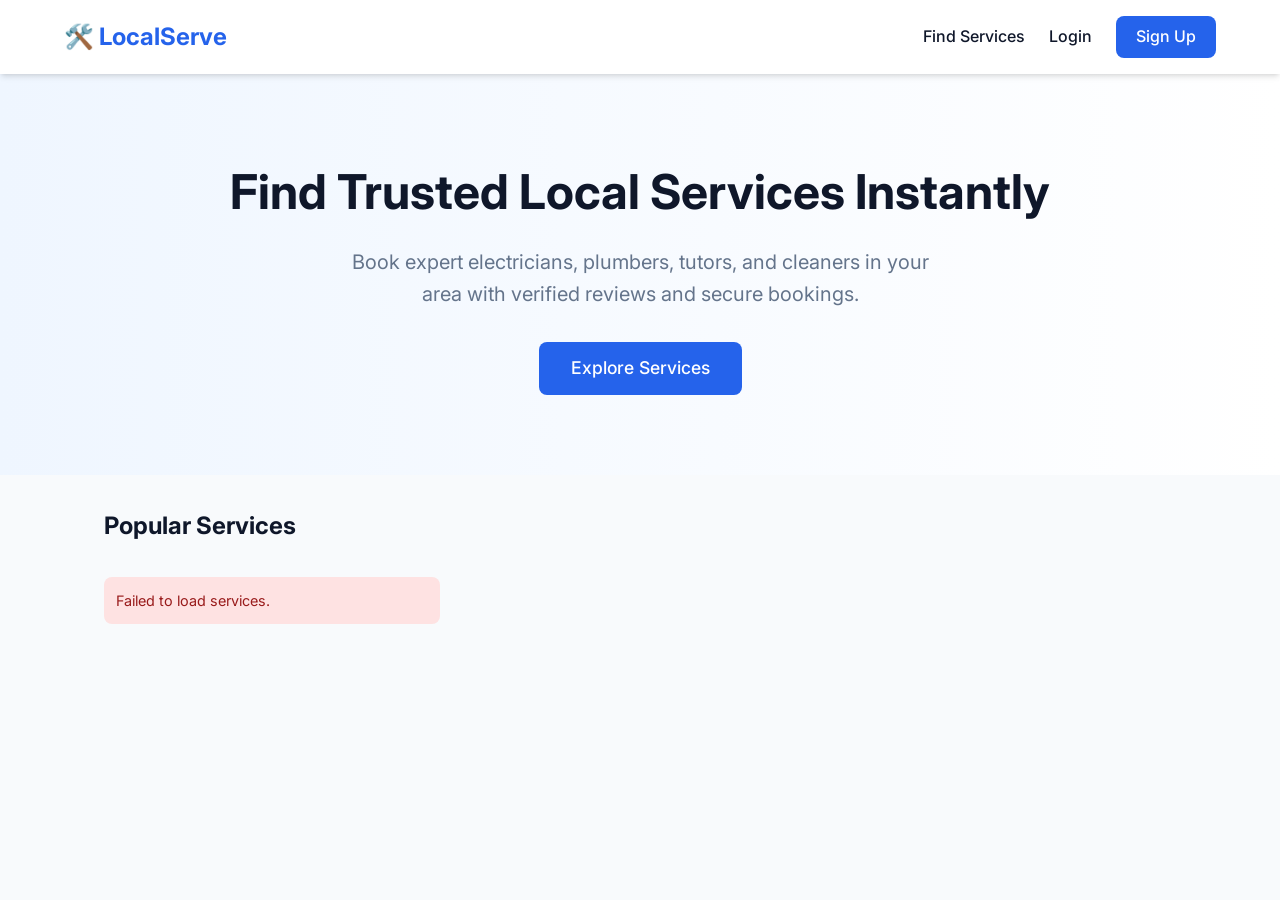
<file: SmartLocalServices/index.html>
<!doctype html>
<html lang="en">
    <head>
        <meta charset="UTF-8" />
        <meta name="viewport" content="width=device-width, initial-scale=1.0" />
        <title>Smart Local Services</title>
        <link
            href="https://fonts.googleapis.com/css2?family=Inter:wght@400;500;600;700&display=swap"
            rel="stylesheet"
        />
        <link rel="stylesheet" href="css/style.css" />
    </head>
    <body>
        <header>
            <a href="index.html" class="logo">🛠️ LocalServe</a>
            <nav>
                <ul id="auth-links"></ul>
                <!-- Injected by JS -->
                <ul id="user-nav" style="display: none"></ul>
            </nav>
        </header>

        <section class="hero">
            <h1>Find Trusted Local Services Instantly</h1>
            <p>
                Book expert electricians, plumbers, tutors, and cleaners in your
                area with verified reviews and secure bookings.
            </p>
            <a
                href="pages/services.html"
                class="btn"
                style="font-size: 1.1rem; padding: 0.75rem 2rem"
                >Explore Services</a
            >
        </section>

        <div class="container">
            <h2>Popular Services</h2>
            <div class="grid" id="featured-services">
                <p>Loading services...</p>
            </div>
        </div>

        <script src="js/main.js"></script>
        <script>
            document.addEventListener("DOMContentLoaded", async () => {
                const container = document.getElementById("featured-services");
                try {
                    const response = await fetch(
                        `${API_URL}/services/get_services.php`,
                    );
                    const result = await response.json();

                    if (result.status === "success") {
                        container.innerHTML = "";
                        const services = result.data.slice(0, 6);
                        if (services.length === 0) {
                            container.innerHTML =
                                "<p>No services found yet.</p>";
                            return;
                        }

                        services.forEach((s) => {
                            let stars =
                                s.avg_rating > 0
                                    ? "⭐".repeat(Math.round(s.avg_rating))
                                    : "New";
                            container.innerHTML += `
                            <div class="card">
                                <h3>${s.service_name}</h3>
                                <div class="location">📍 ${s.location}</div>
                                <div class="price"> ₹${s.price}</div>
                                <div style="margin-bottom: 1rem;">
                                    <span class="stars">${stars}</span>
                                    <small>(${s.review_count} reviews)</small>
                                </div>
                                <p style="font-size: 0.9rem; color: #64748b; margin-bottom: 1rem; flex-grow: 1;">
                                    By ${s.provider_name}
                                </p>
                                <a href="pages/services.html?id=${s.id}" class="btn btn-outline" style="text-align: center;">View Details</a>
                            </div>
                        `;
                        });
                    }
                } catch (error) {
                    container.innerHTML =
                        '<p class="alert error">Failed to load services.</p>';
                }
            });
        </script>
    </body>
</html>
</file>
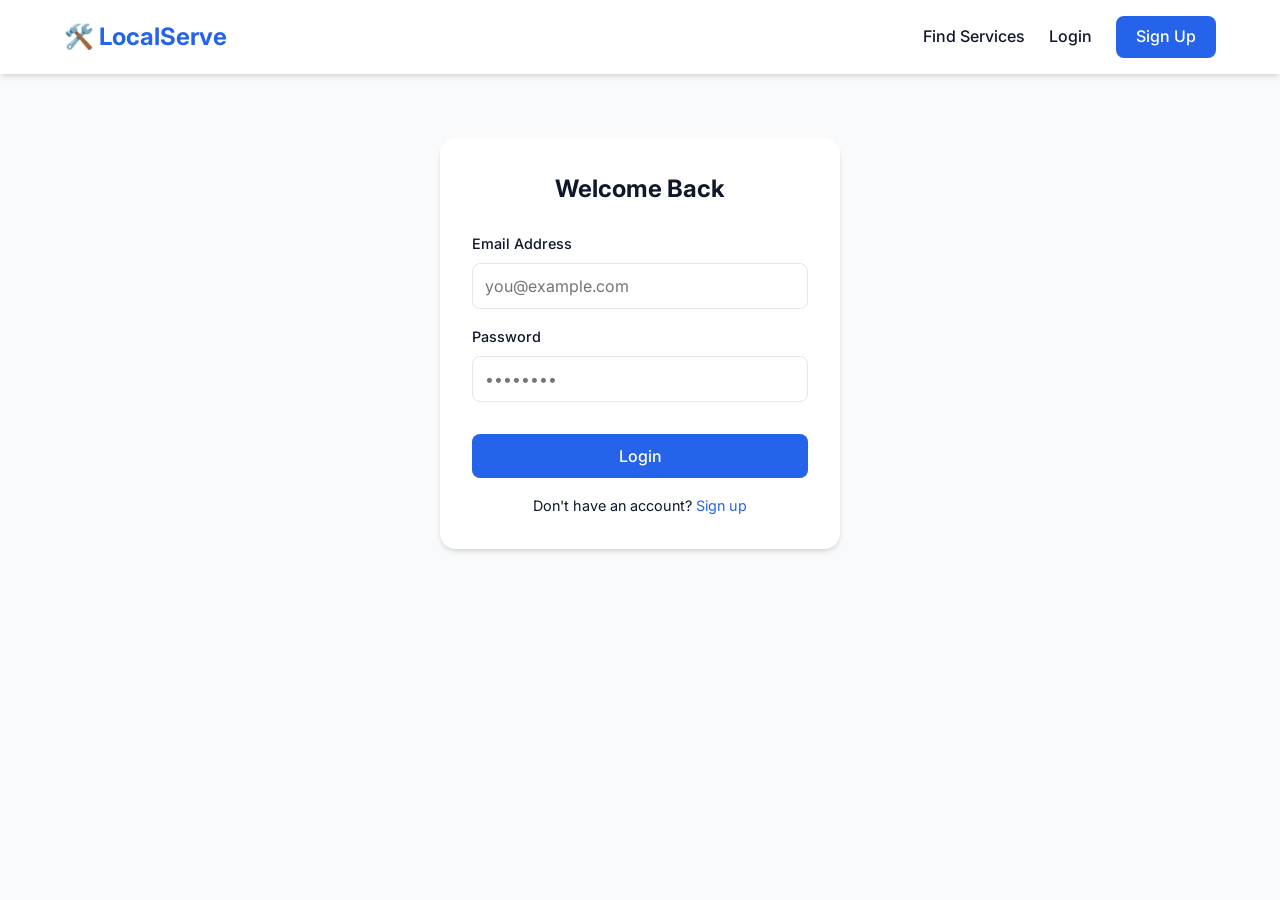
<file: SmartLocalServices/pages/admin-dashboard.html>
<!DOCTYPE html>
<html lang="en">
<head>
    <meta charset="UTF-8">
    <meta name="viewport" content="width=device-width, initial-scale=1.0">
    <title>Admin Dashboard - Smart Local Services</title>
    <link href="https://fonts.googleapis.com/css2?family=Inter:wght@400;500;600;700&display=swap" rel="stylesheet">
    <link rel="stylesheet" href="../css/style.css">
    <style>
        .stats-grid {
            display: grid;
            grid-template-columns: repeat(auto-fit, minmax(250px, 1fr));
            gap: 1.5rem;
            margin-bottom: 2rem;
        }
        .stat-card {
            background: var(--white);
            padding: 1.5rem;
            border-radius: 1rem;
            box-shadow: var(--shadow);
            text-align: center;
        }
        .stat-card h3 {
            color: var(--text-light);
            font-size: 1rem;
            margin-bottom: 0.5rem;
        }
        .stat-card .value {
            font-size: 2rem;
            font-weight: 700;
            color: var(--primary);
        }
    </style>
</head>
<body style="background: var(--bg-color);">

    <header>
        <a href="../index.html" class="logo">🛠️ LocalServe (Admin)</a>
        <nav>
            <ul id="user-nav" style="display: none;"></ul>
        </nav>
    </header>

    <div class="container">
        <h2>System Overview</h2>
        <div id="adminAlert"></div>

        <div class="stats-grid" id="statsWrapper">
            <p>Loading analytics...</p>
        </div>

        <h3>Recent Bookings</h3>
        <div class="table-container">
            <table>
                <thead>
                    <tr>
                        <th>Date</th>
                        <th>Customer</th>
                        <th>Provider</th>
                        <th>Service</th>
                        <th>Price</th>
                        <th>Status</th>
                    </tr>
                </thead>
                <tbody id="allBookingsTableBody">
                    <tr><td colspan="6">Loading bookings...</td></tr>
                </tbody>
            </table>
        </div>
    </div>

    <script src="../js/main.js"></script>
    <script>
        let user = null;

        document.addEventListener('DOMContentLoaded', () => {
            user = JSON.parse(localStorage.getItem('sls_user'));
            if (!user || user.role !== 'admin') {
                window.location.href = 'login.html';
                return;
            }
            fetchAdminStats();
            fetchAllBookings();
        });

        async function fetchAdminStats() {
            const wrapper = document.getElementById('statsWrapper');
            try {
                const res = await fetch(`${API_URL}/admin/stats.php?admin_id=${user.id}`);
                const data = await res.json();
                
                if (data.status === 'success') {
                    const stats = data.data;
                    const totalUsers = (parseInt(stats.users.customer) || 0) + (parseInt(stats.users.provider) || 0) + (parseInt(stats.users.admin) || 0);
                    const completedBookings = parseInt(stats.bookings_pipeline?.completed) || 0;
                    
                    wrapper.innerHTML = `
                        <div class="stat-card">
                            <h3>Total Users</h3>
                            <div class="value">${totalUsers}</div>
                        </div>
                        <div class="stat-card">
                            <h3>Providers</h3>
                            <div class="value">${stats.users.provider || 0}</div>
                        </div>
                        <div class="stat-card">
                            <h3>Completed Bookings</h3>
                            <div class="value">${completedBookings}</div>
                        </div>
                        <div class="stat-card">
                            <h3>Platform Revenue (10%)</h3>
                            <div class="value"> ₹${stats.revenue.platform_revenue_10_percent.toFixed(2)}</div>
                        </div>
                    `;
                } else {
                    wrapper.innerHTML = `<p class="error">${data.message}</p>`;
                }
            } catch (err) {
                wrapper.innerHTML = '<p class="error">Failed to load stats.</p>';
            }
        }

        async function fetchAllBookings() {
            const tbody = document.getElementById('allBookingsTableBody');
            try {
                const res = await fetch(`${API_URL}/bookings/get_bookings.php`);
                const data = await res.json();
                
                if (data.status === 'success') {
                    tbody.innerHTML = '';
                    if (data.data.length === 0) {
                        tbody.innerHTML = '<tr><td colspan="6" style="text-align: center;">No bookings found.</td></tr>';
                        return;
                    }

                    // Show only top 10 recent
                    data.data.slice(0, 10).forEach(b => {
                        tbody.innerHTML += `
                            <tr>
                                <td>${b.booking_date}</td>
                                <td>${b.customer_name}</td>
                                <td>${b.provider_name}</td>
                                <td>${b.service_name}</td>
                                <td>$${b.price}</td>
                                <td><span class="badge ${b.status}">${b.status}</span></td>
                            </tr>
                        `;
                    });
                }
            } catch (err) {
                tbody.innerHTML = '<tr><td colspan="6" class="error">Failed to load bookings.</td></tr>';
            }
        }
    </script>
</body>
</html>
</file>
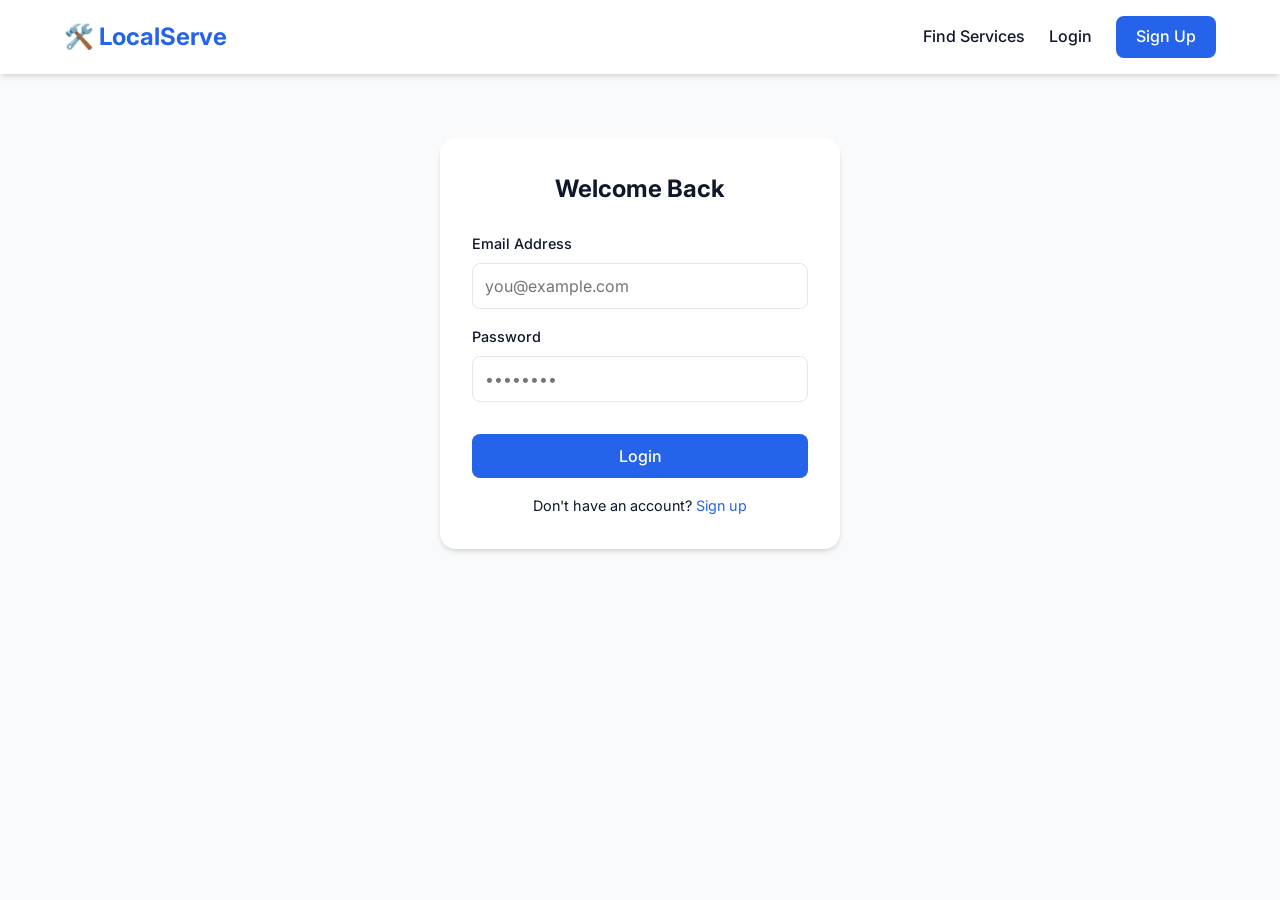
<file: SmartLocalServices/pages/customer-dashboard.html>
<!DOCTYPE html>
<html lang="en">
<head>
    <meta charset="UTF-8">
    <meta name="viewport" content="width=device-width, initial-scale=1.0">
    <title>Customer Dashboard - Smart Local Services</title>
    <link href="https://fonts.googleapis.com/css2?family=Inter:wght@400;500;600;700&display=swap" rel="stylesheet">
    <link rel="stylesheet" href="../css/style.css">
</head>
<body style="background: var(--bg-color);">

    <header>
        <a href="../index.html" class="logo">🛠️ LocalServe</a>
        <nav>
            <ul id="auth-links"></ul> 
            <ul id="user-nav" style="display: none;"></ul>
        </nav>
    </header>

    <div class="container">
        <h2>My Bookings</h2>
        <div id="dashAlert"></div>
        <div class="table-container">
            <table>
                <thead>
                    <tr>
                        <th>Date</th>
                        <th>Service</th>
                        <th>Provider</th>
                        <th>Price</th>
                        <th>Status</th>
                        <th>Action</th>
                    </tr>
                </thead>
                <tbody id="bookingsTableBody">
                    <tr><td colspan="6">Loading your bookings...</td></tr>
                </tbody>
            </table>
        </div>
    </div>

    <!-- Review Modal -->
    <div id="reviewModal" style="display: none; position: fixed; top: 0; left: 0; width: 100%; height: 100%; background: rgba(0,0,0,0.5); z-index: 1000; align-items: center; justify-content: center;">
        <div style="background: white; padding: 2rem; border-radius: 1rem; max-width: 400px; width: 90%;">
            <h3>Submit Review</h3>
            <div id="reviewAlert"></div>
            <div class="form-group">
                <label>Rating (1-5)</label>
                <input type="number" id="reviewRating" min="1" max="5" value="5" required>
            </div>
            <div class="form-group">
                <label>Comment</label>
                <textarea id="reviewComment" rows="3" placeholder="How was the service?"></textarea>
            </div>
            <div style="display: flex; gap: 1rem; margin-top: 1.5rem;">
                <button class="btn" onclick="submitReview()" id="confirmReviewBtn" style="flex: 1;">Submit</button>
                <button class="btn btn-outline" onclick="closeReviewModal()" style="flex: 1;">Cancel</button>
            </div>
        </div>
    </div>

    <script src="../js/main.js"></script>
    <script>
        let currentBookingForReview = null;
        let user = null;

        document.addEventListener('DOMContentLoaded', () => {
            user = JSON.parse(localStorage.getItem('sls_user'));
            if (!user || user.role !== 'customer') {
                window.location.href = 'login.html';
                return;
            }
            fetchCustomerBookings();
        });

        async function fetchCustomerBookings() {
            const tbody = document.getElementById('bookingsTableBody');
            try {
                const res = await fetch(`${API_URL}/bookings/get_bookings.php?customer_id=${user.id}`);
                const data = await res.json();
                
                if (data.status === 'success') {
                    tbody.innerHTML = '';
                    if (data.data.length === 0) {
                        tbody.innerHTML = '<tr><td colspan="6" style="text-align: center;">You have no bookings yet.</td></tr>';
                        return;
                    }

                    data.data.forEach(b => {
                        let actionHtml = '';
                        if (b.status === 'completed') {
                            actionHtml = `<button class="btn btn-outline" style="padding: 0.25rem 0.75rem; font-size: 0.85rem;" onclick="openReviewModal(${b.id})">Leave Review</button>`;
                        } else {
                            actionHtml = '<span style="color:var(--text-light); font-size: 0.85rem;">No actions</span>';
                        }

                        tbody.innerHTML += `
                            <tr>
                                <td>${b.booking_date}</td>
                                <td>${b.service_name}</td>
                                <td>${b.provider_name}</td>
                                <td> ₹${b.price}</td>
                                <td><span class="badge ${b.status}">${b.status}</span></td>
                                <td>${actionHtml}</td>
                            </tr>
                        `;
                    });
                }
            } catch (err) {
                tbody.innerHTML = '<tr><td colspan="6" class="alert error">Failed to load bookings.</td></tr>';
            }
        }

        function openReviewModal(bookingId) {
            currentBookingForReview = bookingId;
            document.getElementById('reviewModal').style.display = 'flex';
        }

        function closeReviewModal() {
            document.getElementById('reviewModal').style.display = 'none';
            currentBookingForReview = null;
        }

        async function submitReview() {
            const rating = document.getElementById('reviewRating').value;
            const comment = document.getElementById('reviewComment').value;
            const btn = document.getElementById('confirmReviewBtn');
            
            btn.textContent = 'Submitting...';
            btn.disabled = true;

            try {
                const res = await fetch(`${API_URL}/reviews/add_review.php`, {
                    method: 'POST',
                    headers: { 'Content-Type': 'application/json' },
                    body: JSON.stringify({
                        booking_id: currentBookingForReview,
                        customer_id: user.id,
                        rating: rating,
                        comment: comment
                    })
                });
                const data = await res.json();
                
                if (data.status === 'success') {
                    showAlert('reviewAlert', 'Review submitted!', 'success');
                    setTimeout(() => {
                        closeReviewModal();
                        fetchCustomerBookings(); // Refresh list to maybe hide button? (Optional behavior handled backend/ui)
                    }, 1500);
                } else {
                    showAlert('reviewAlert', data.message || 'Error occurred.', 'error');
                }
            } catch (err) {
                showAlert('reviewAlert', 'Network error.', 'error');
            } finally {
                btn.textContent = 'Submit';
                btn.disabled = false;
            }
        }
    </script>
</body>
</html>
</file>
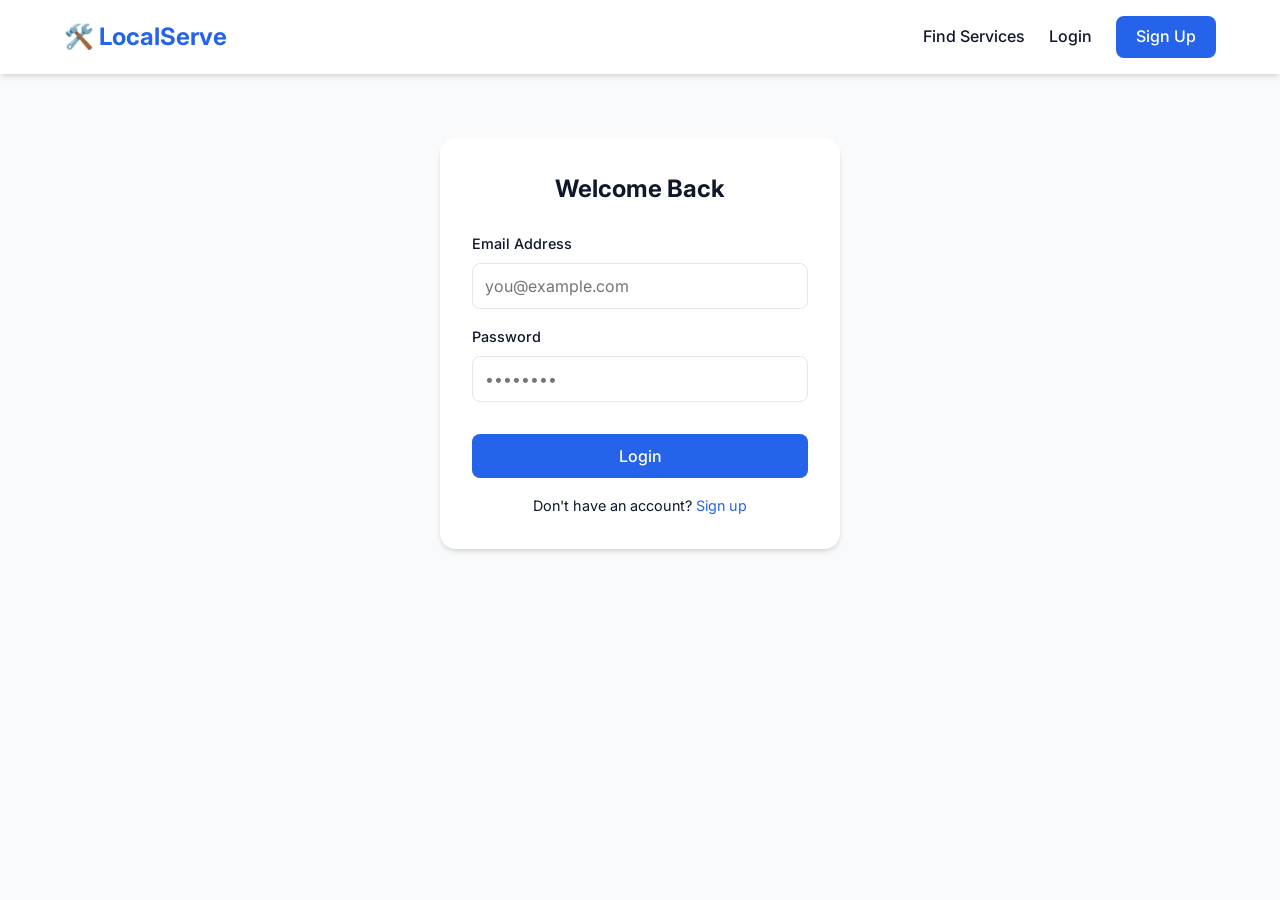
<file: SmartLocalServices/pages/login.html>
<!DOCTYPE html>
<html lang="en">
<head>
    <meta charset="UTF-8">
    <meta name="viewport" content="width=device-width, initial-scale=1.0">
    <title>Login - Smart Local Services</title>
    <link href="https://fonts.googleapis.com/css2?family=Inter:wght@400;500;600;700&display=swap" rel="stylesheet">
    <link rel="stylesheet" href="../css/style.css">
</head>
<body style="background: var(--bg-color);">

    <header>
        <a href="../index.html" class="logo">🛠️ LocalServe</a>
        <nav>
            <ul id="auth-links"></ul> <!-- Injected via JS -->
            <ul id="user-nav" style="display: none;"></ul>
        </nav>
    </header>

    <div class="auth-container">
        <h2>Welcome Back</h2>
        <div id="loginAlert"></div>
        <form id="loginForm">
            <div class="form-group">
                <label for="email">Email Address</label>
                <input type="email" id="email" required placeholder="you@example.com">
            </div>
            <div class="form-group">
                <label for="password">Password</label>
                <input type="password" id="password" required placeholder="••••••••">
            </div>
            <button type="submit" class="btn auth-btn">Login</button>
        </form>
        <div class="auth-links">
            <p>Don't have an account? <a href="register.html">Sign up</a></p>
        </div>
    </div>

    <script src="../js/main.js"></script>
    <script>
        document.getElementById('loginForm').addEventListener('submit', async (e) => {
            e.preventDefault();
            const btn = e.target.querySelector('button');
            btn.textContent = 'Logging in...';
            btn.disabled = true;

            const email = document.getElementById('email').value;
            const password = document.getElementById('password').value;

            try {
                const res = await fetch(`${API_URL}/auth/login.php`, {
                    method: 'POST',
                    headers: { 'Content-Type': 'application/json' },
                    body: JSON.stringify({ email, password })
                });
                const data = await res.json();

                if (data.status === 'success') {
                    localStorage.setItem('sls_user', JSON.stringify(data.user));
                    showAlert('loginAlert', 'Login successful! Redirecting...', 'success');
                    
                    setTimeout(() => {
                        let dashboardLink = "customer-dashboard.html";
                        if (data.user.role === 'provider') dashboardLink = "provider-dashboard.html";
                        if (data.user.role === 'admin') dashboardLink = "admin-dashboard.html";
                        window.location.href = dashboardLink;
                    }, 1000);
                } else {
                    showAlert('loginAlert', data.message || 'Login failed.', 'error');
                    btn.textContent = 'Login';
                    btn.disabled = false;
                }
            } catch (error) {
                showAlert('loginAlert', 'Network error.', 'error');
                btn.textContent = 'Login';
                btn.disabled = false;
            }
        });
    </script>
</body>
</html>
</file>
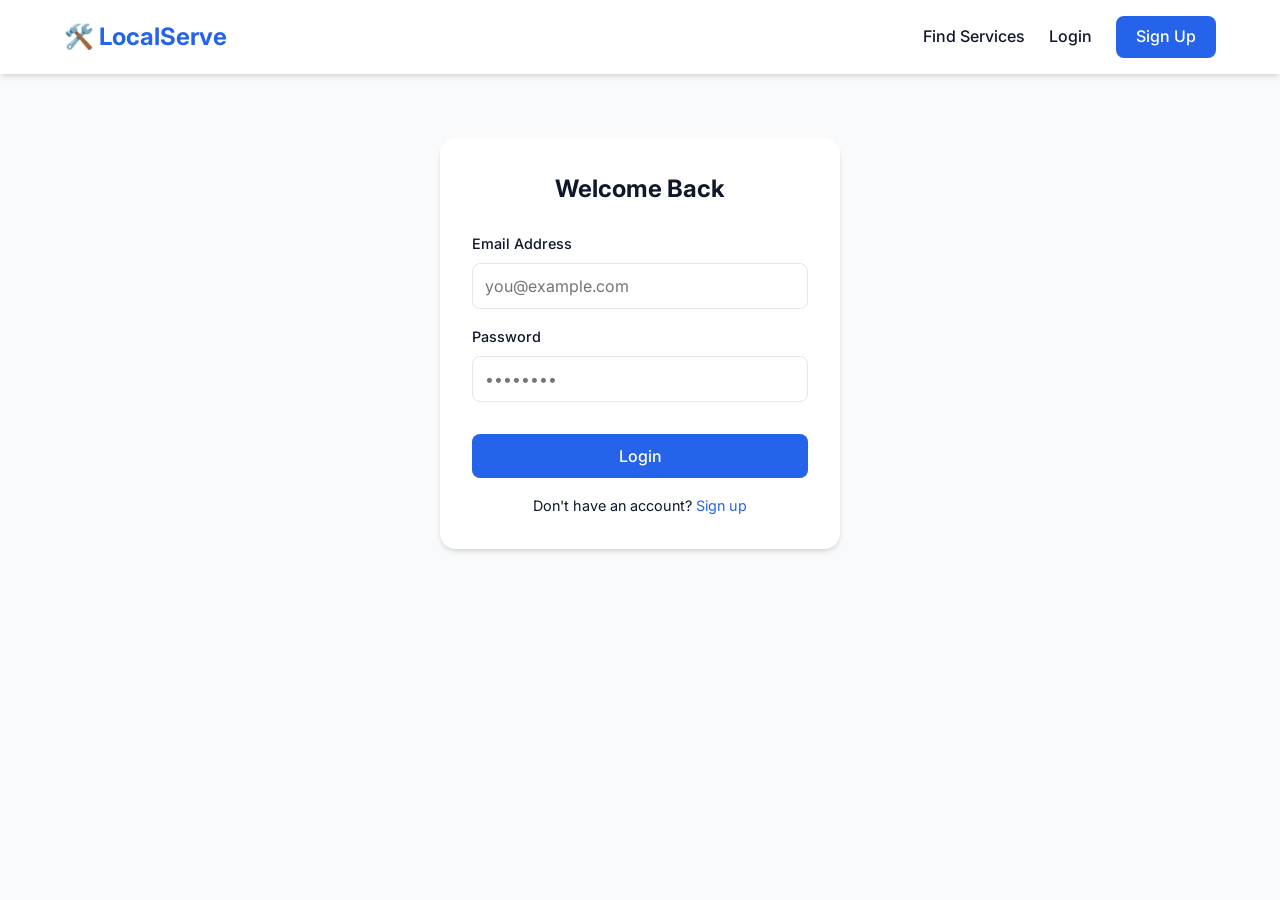
<file: SmartLocalServices/pages/provider-dashboard.html>
<!DOCTYPE html>
<html lang="en">
<head>
    <meta charset="UTF-8">
    <meta name="viewport" content="width=device-width, initial-scale=1.0">
    <title>Provider Dashboard - Smart Local Services</title>
    <link href="https://fonts.googleapis.com/css2?family=Inter:wght@400;500;600;700&display=swap" rel="stylesheet">
    <link rel="stylesheet" href="../css/style.css">
</head>
<body style="background: var(--bg-color);">

    <header>
        <a href="../index.html" class="logo">🛠️ LocalServe</a>
        <nav>
            <ul id="auth-links"></ul> 
            <ul id="user-nav" style="display: none;"></ul>
        </nav>
    </header>

    <div class="container">
        <div style="display: flex; justify-content: space-between; align-items: center; margin-bottom: 2rem;">
            <h2>Provider Dashboard</h2>
            <button class="btn" onclick="openAddServiceModal()">Add New Service</button>
        </div>
        
        <div id="dashAlert"></div>

        <h3>Manage Bookings</h3>
        <div class="table-container" style="margin-bottom: 3rem;">
            <table>
                <thead>
                    <tr>
                        <th>Date</th>
                        <th>Customer</th>
                        <th>Service</th>
                        <th>Price</th>
                        <th>Status</th>
                        <th>Action</th>
                    </tr>
                </thead>
                <tbody id="bookingsTableBody">
                    <tr><td colspan="6">Loading bookings...</td></tr>
                </tbody>
            </table>
        </div>

        <h3>My Services</h3>
        <div class="grid" id="myServicesGrid">
            <p>Loading your services...</p>
        </div>
    </div>

    <!-- Add Service Modal -->
    <div id="addServiceModal" style="display: none; position: fixed; top: 0; left: 0; width: 100%; height: 100%; background: rgba(0,0,0,0.5); z-index: 1000; align-items: center; justify-content: center;">
        <div style="background: white; padding: 2rem; border-radius: 1rem; max-width: 500px; width: 90%; max-height: 90vh; overflow-y: auto;">
            <h3>Add New Service</h3>
            <div id="serviceAlertModal"></div>
            <div class="form-group">
                <label>Service Name</label>
                <input type="text" id="addServiceName" required placeholder="e.g. Plumbing Repair">
            </div>
            <div class="form-group">
                <label>Price ($)</label>
                <input type="number" step="0.01" id="addServicePrice" required placeholder="50.00">
            </div>
            <div class="form-group">
                <label>Location</label>
                <input type="text" id="addServiceLocation" required placeholder="City or Area">
            </div>
            <div class="form-group">
                <label>Description</label>
                <textarea id="addServiceDesc" rows="4" required placeholder="Describe what you offer..."></textarea>
            </div>
            <div style="display: flex; gap: 1rem; margin-top: 1.5rem;">
                <button class="btn" onclick="submitNewService()" id="confirmServiceBtn" style="flex: 1;">Create Service</button>
                <button class="btn btn-outline" onclick="closeAddServiceModal()" style="flex: 1;">Cancel</button>
            </div>
        </div>
    </div>

    <script src="../js/main.js"></script>
    <script>
        let user = null;

        document.addEventListener('DOMContentLoaded', () => {
            user = JSON.parse(localStorage.getItem('sls_user'));
            if (!user || user.role !== 'provider') {
                window.location.href = 'login.html';
                return;
            }
            fetchProviderBookings();
            fetchMyServices();
        });

        async function fetchProviderBookings() {
            const tbody = document.getElementById('bookingsTableBody');
            try {
                const res = await fetch(`${API_URL}/bookings/get_bookings.php?provider_id=${user.id}`);
                const data = await res.json();
                
                if (data.status === 'success') {
                    tbody.innerHTML = '';
                    if (data.data.length === 0) {
                        tbody.innerHTML = '<tr><td colspan="6" style="text-align: center;">You have no bookings yet.</td></tr>';
                        return;
                    }

                    data.data.forEach(b => {
                        let actionHtml = '';
                        if (b.status === 'pending') {
                            actionHtml = `
                                <button class="btn" style="padding: 0.25rem 0.5rem; font-size: 0.8rem;" onclick="updateBookingStatus(${b.id}, 'accepted')">Accept</button>
                                <button class="btn btn-outline" style="padding: 0.25rem 0.5rem; font-size: 0.8rem; color:red; border-color:red;" onclick="updateBookingStatus(${b.id}, 'rejected')">Reject</button>
                            `;
                        } else if (b.status === 'accepted') {
                            actionHtml = `<button class="btn btn-secondary" style="padding: 0.25rem 0.5rem; font-size: 0.8rem;" onclick="updateBookingStatus(${b.id}, 'completed')">Mark Completed</button>`;
                        } else {
                            actionHtml = '<span style="color:var(--text-light); font-size: 0.85rem;">No actions</span>';
                        }

                        tbody.innerHTML += `
                            <tr>
                                <td>${b.booking_date}</td>
                                <td>${b.customer_name}</td>
                                <td>${b.service_name}</td>
                                <td> ₹${b.price}</td>
                                <td><span class="badge ${b.status}">${b.status}</span></td>
                                <td>${actionHtml}</td>
                            </tr>
                        `;
                    });
                }
            } catch (err) {
                tbody.innerHTML = '<tr><td colspan="6" class="alert error">Failed to load bookings.</td></tr>';
            }
        }

        async function fetchMyServices() {
            const container = document.getElementById('myServicesGrid');
            try {
                const res = await fetch(`${API_URL}/services/get_services.php?provider_id=${user.id}`);
                const data = await res.json();
                
                if (data.status === 'success') {
                    container.innerHTML = '';
                    if (data.data.length === 0) {
                        container.innerHTML = '<p>You have not created any services yet.</p>';
                        return;
                    }

                    data.data.forEach(s => {
                        let stars = s.avg_rating > 0 ? '⭐'.repeat(Math.round(s.avg_rating)) : 'New';
                        container.innerHTML += `
                            <div class="card">
                                <h3>${s.service_name}</h3>
                                <div class="location">📍 ${s.location}</div>
                                <div class="price"> ₹${s.price}</div>
                                <div style="margin-bottom: 1rem;">
                                    <span class="stars">${stars}</span> 
                                    <small>(${s.review_count} reviews)</small>
                                </div>
                            </div>
                        `;
                    });
                }
            } catch (err) {
                container.innerHTML = '<p class="alert error">Failed to load services.</p>';
            }
        }

        async function updateBookingStatus(bookingId, status) {
            if (!confirm(`Are you sure you want to mark this booking as ${status}?`)) return;
            
            try {
                const res = await fetch(`${API_URL}/bookings/update_booking.php`, {
                    method: 'PUT',
                    headers: { 'Content-Type': 'application/json' },
                    body: JSON.stringify({ booking_id: bookingId, status: status })
                });
                const data = await res.json();
                
                if(data.status === 'success') {
                    fetchProviderBookings();
                } else {
                    alert(data.message || "Failed to update status.");
                }
            } catch (e) {
                alert("Network error.");
            }
        }

        function openAddServiceModal() {
            document.getElementById('addServiceModal').style.display = 'flex';
        }

        function closeAddServiceModal() {
            document.getElementById('addServiceModal').style.display = 'none';
        }

        async function submitNewService() {
            const btn = document.getElementById('confirmServiceBtn');
            btn.textContent = 'Saving...';
            btn.disabled = true;

            const payload = {
                provider_id: user.id,
                service_name: document.getElementById('addServiceName').value,
                price: parseFloat(document.getElementById('addServicePrice').value),
                location: document.getElementById('addServiceLocation').value,
                description: document.getElementById('addServiceDesc').value
            };

            try {
                const res = await fetch(`${API_URL}/services/add_service.php`, {
                    method: 'POST',
                    headers: { 'Content-Type': 'application/json' },
                    body: JSON.stringify(payload)
                });
                const data = await res.json();
                
                if (data.status === 'success') {
                    showAlert('serviceAlertModal', 'Service created successfully!', 'success');
                    fetchMyServices();
                    setTimeout(() => {
                        closeAddServiceModal();
                        document.getElementById('addServiceName').value = '';
                        document.getElementById('addServicePrice').value = '';
                        document.getElementById('addServiceLocation').value = '';
                        document.getElementById('addServiceDesc').value = '';
                    }, 1000);
                } else {
                    showAlert('serviceAlertModal', data.message || 'Error creating service.', 'error');
                }
            } catch (err) {
                showAlert('serviceAlertModal', 'Network error.', 'error');
            } finally {
                btn.textContent = 'Create Service';
                btn.disabled = false;
            }
        }
    </script>
</body>
</html>
</file>
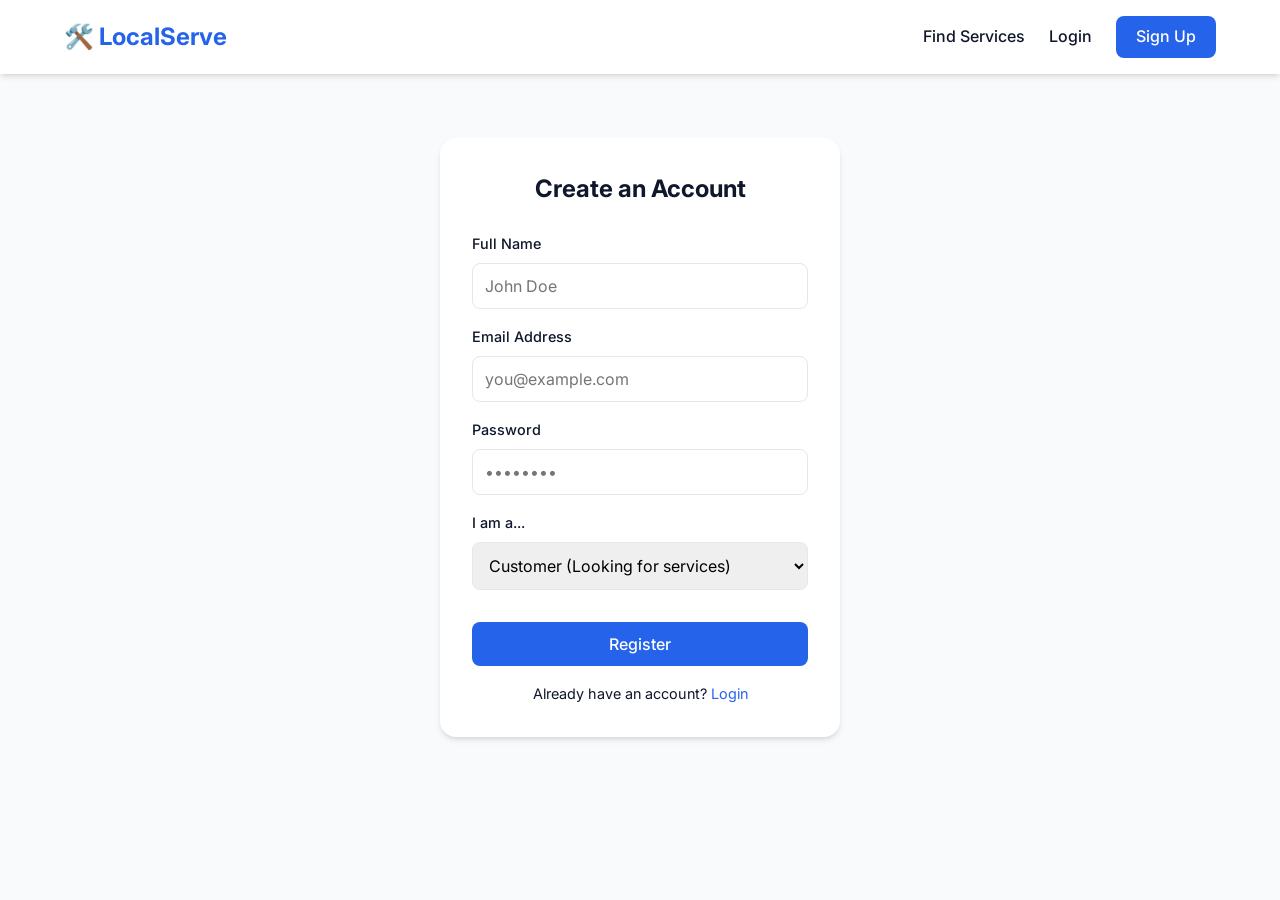
<file: SmartLocalServices/pages/register.html>
<!DOCTYPE html>
<html lang="en">
<head>
    <meta charset="UTF-8">
    <meta name="viewport" content="width=device-width, initial-scale=1.0">
    <title>Register - Smart Local Services</title>
    <link href="https://fonts.googleapis.com/css2?family=Inter:wght@400;500;600;700&display=swap" rel="stylesheet">
    <link rel="stylesheet" href="../css/style.css">
</head>
<body style="background: var(--bg-color);">

    <header>
        <a href="../index.html" class="logo">🛠️ LocalServe</a>
        <nav>
            <ul id="auth-links"></ul> <!-- Default loaded from main.js -->
            <ul id="user-nav" style="display: none;"></ul>
        </nav>
    </header>

    <div class="auth-container">
        <h2>Create an Account</h2>
        <div id="registerAlert"></div>
        <form id="registerForm">
            <div class="form-group">
                <label for="name">Full Name</label>
                <input type="text" id="name" required placeholder="John Doe">
            </div>
            <div class="form-group">
                <label for="email">Email Address</label>
                <input type="email" id="email" required placeholder="you@example.com">
            </div>
            <div class="form-group">
                <label for="password">Password</label>
                <input type="password" id="password" required placeholder="••••••••">
            </div>
            <div class="form-group">
                <label for="role">I am a...</label>
                <select id="role" required>
                    <option value="customer">Customer (Looking for services)</option>
                    <option value="provider">Service Provider (Offering services)</option>
                </select>
            </div>
            <button type="submit" class="btn auth-btn">Register</button>
        </form>
        <div class="auth-links">
            <p>Already have an account? <a href="login.html">Login</a></p>
        </div>
    </div>

    <script src="../js/main.js"></script>
    <script>
        document.getElementById('registerForm').addEventListener('submit', async (e) => {
            e.preventDefault();
            const btn = e.target.querySelector('button');
            btn.textContent = 'Registering...';
            btn.disabled = true;

            const payload = {
                name: document.getElementById('name').value,
                email: document.getElementById('email').value,
                password: document.getElementById('password').value,
                role: document.getElementById('role').value
            };

            try {
                const res = await fetch(`${API_URL}/auth/register.php`, {
                    method: 'POST',
                    headers: { 'Content-Type': 'application/json' },
                    body: JSON.stringify(payload)
                });
                const data = await res.json();

                if (data.status === 'success') {
                    showAlert('registerAlert', 'Registration successful! You can now login.', 'success');
                    setTimeout(() => {
                        window.location.href = 'login.html';
                    }, 1500);
                } else {
                    showAlert('registerAlert', data.message || 'Registration failed.', 'error');
                    btn.textContent = 'Register';
                    btn.disabled = false;
                }
            } catch (error) {
                showAlert('registerAlert', 'Network error. Please try again later.', 'error');
                btn.textContent = 'Register';
                btn.disabled = false;
            }
        });
    </script>
</body>
</html>
</file>
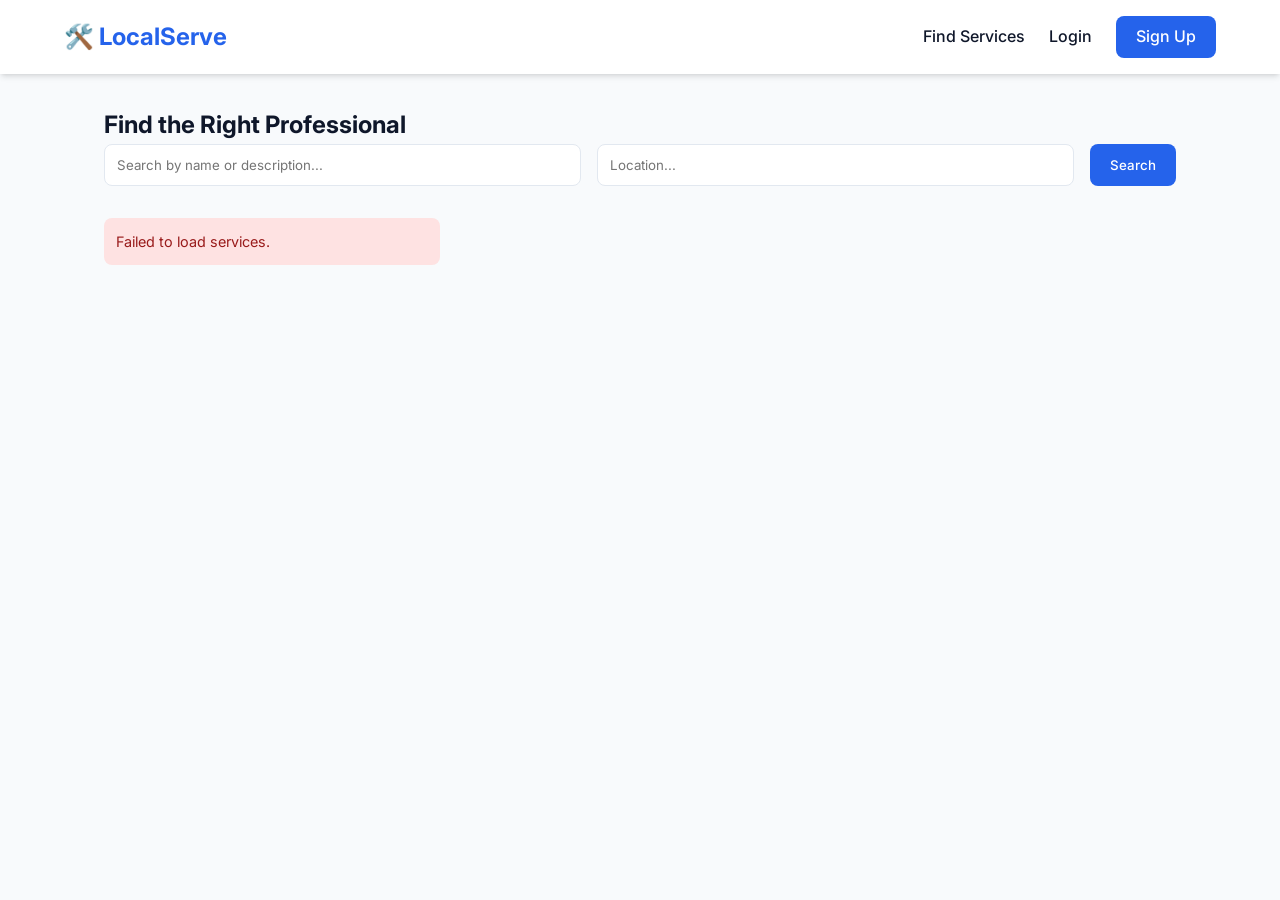
<file: SmartLocalServices/pages/services.html>
<!DOCTYPE html>
<html lang="en">
<head>
    <meta charset="UTF-8">
    <meta name="viewport" content="width=device-width, initial-scale=1.0">
    <title>Find Services - Smart Local Services</title>
    <link href="https://fonts.googleapis.com/css2?family=Inter:wght@400;500;600;700&display=swap" rel="stylesheet">
    <link rel="stylesheet" href="../css/style.css">
    <style>
        .filters {
            display: flex;
            gap: 1rem;
            margin-bottom: 2rem;
            flex-wrap: wrap;
        }
        .filters input {
            padding: 0.75rem;
            border: 1px solid var(--border);
            border-radius: 0.5rem;
            flex-grow: 1;
        }
    </style>
</head>
<body style="background: var(--bg-color);">

    <header>
        <a href="../index.html" class="logo">🛠️ LocalServe</a>
        <nav>
            <ul id="auth-links"></ul> 
            <ul id="user-nav" style="display: none;"></ul>
        </nav>
    </header>

    <div class="container">
        <h2>Find the Right Professional</h2>
        <div class="filters">
            <input type="text" id="searchInput" placeholder="Search by name or description...">
            <input type="text" id="locationInput" placeholder="Location...">
            <button class="btn" onclick="fetchServices()">Search</button>
        </div>

        <div id="serviceAlert"></div>
        <div class="grid" id="servicesGrid">
            <p>Loading services...</p>
        </div>
    </div>

    <!-- Booking Modal Base -->
    <div id="bookingModal" style="display: none; position: fixed; top: 0; left: 0; width: 100%; height: 100%; background: rgba(0,0,0,0.5); z-index: 1000; align-items: center; justify-content: center;">
        <div style="background: white; padding: 2rem; border-radius: 1rem; max-width: 400px; width: 90%;">
            <h3>Book Service</h3>
            <p id="modalServiceName" style="margin-bottom: 1rem; font-weight: 500;"></p>
            <div id="modalAlert"></div>
            <div class="form-group">
                <label>Select Date</label>
                <input type="date" id="bookingDate" required>
            </div>
            <div style="display: flex; gap: 1rem; margin-top: 1.5rem;">
                <button class="btn" onclick="submitBooking()" id="confirmBookBtn" style="flex: 1;">Confirm Booking</button>
                <button class="btn btn-outline" onclick="closeModal()" style="flex: 1;">Cancel</button>
            </div>
        </div>
    </div>

    <script src="../js/main.js"></script>
    <script>
        let currentServiceId = null;

        async function fetchServices() {
            const container = document.getElementById('servicesGrid');
            const search = document.getElementById('searchInput').value;
            const location = document.getElementById('locationInput').value;
            
            let url = `${API_URL}/services/get_services.php?`;
            if (search) url += `search=${encodeURIComponent(search)}&`;
            if (location) url += `location=${encodeURIComponent(location)}`;

            try {
                container.innerHTML = '<p>Loading...</p>';
                const res = await fetch(url);
                const data = await res.json();
                
                if (data.status === 'success') {
                    container.innerHTML = '';
                    if (data.data.length === 0) {
                        container.innerHTML = '<p>No services found matching your criteria.</p>';
                        return;
                    }

                    data.data.forEach(s => {
                        let stars = s.avg_rating > 0 ? '⭐'.repeat(Math.round(s.avg_rating)) : 'New';
                        container.innerHTML += `
                            <div class="card">
                                <h3>${s.service_name}</h3>
                                <div class="location">📍 ${s.location}</div>
                                <div class="price"> ₹${s.price}</div>
                                <p style="font-size: 0.95rem; margin-bottom: 1rem; flex-grow: 1;">${s.description}</p>
                                <div style="margin-bottom: 1rem;">
                                    <span class="stars">${stars}</span> 
                                    <small>(${s.review_count} reviews)</small>
                                </div>
                                <p style="font-size: 0.85rem; color: var(--text-light); margin-bottom: 1rem;">By ${s.provider_name}</p>
                                <button class="btn" style="width: 100%;" onclick="openBookingModal(${s.id}, '${s.service_name.replace(/'/g, "\\'")}')">Book Now</button>
                            </div>
                        `;
                    });
                }
            } catch (err) {
                container.innerHTML = '<p class="alert error">Failed to load services.</p>';
            }
        }

        function openBookingModal(serviceId, serviceName) {
            const user = JSON.parse(localStorage.getItem('sls_user'));
            if (!user) {
                alert('You must be logged in to book a service.');
                window.location.href = 'login.html';
                return;
            }
            if (user.role !== 'customer') {
                alert('Only customers can book services.');
                return;
            }
            
            currentServiceId = serviceId;
            document.getElementById('modalServiceName').innerText = serviceName;
            document.getElementById('bookingModal').style.display = 'flex';
        }

        function closeModal() {
            document.getElementById('bookingModal').style.display = 'none';
            currentServiceId = null;
        }

        async function submitBooking() {
            const date = document.getElementById('bookingDate').value;
            if (!date) {
                showAlert('modalAlert', 'Please select a date.', 'error');
                return;
            }

            const user = JSON.parse(localStorage.getItem('sls_user'));
            const btn = document.getElementById('confirmBookBtn');
            btn.textContent = 'Booking...';
            btn.disabled = true;

            try {
                const res = await fetch(`${API_URL}/bookings/book_service.php`, {
                    method: 'POST',
                    headers: { 'Content-Type': 'application/json' },
                    body: JSON.stringify({
                        customer_id: user.id,
                        service_id: currentServiceId,
                        booking_date: date
                    })
                });
                const data = await res.json();
                
                if (data.status === 'success') {
                    showAlert('modalAlert', 'Booked successfully!', 'success');
                    setTimeout(() => {
                        closeModal();
                        window.location.href = 'customer-dashboard.html';
                    }, 1500);
                } else {
                    showAlert('modalAlert', data.message || 'Error occurred.', 'error');
                }
            } catch (err) {
                showAlert('modalAlert', 'Network error.', 'error');
            } finally {
                btn.textContent = 'Confirm Booking';
                btn.disabled = false;
            }
        }

        document.addEventListener('DOMContentLoaded', fetchServices);
    </script>
</body>
</html>
</file>
<file: SmartLocalServices/css/style.css>
/* style.css */
:root {
  --primary: #2563eb;
  --primary-dark: #1e40af;
  --secondary: #10b981;
  --bg-color: #f8fafc;
  --text-dark: #0f172a;
  --text-light: #64748b;
  --white: #ffffff;
  --border: #e2e8f0;
  --shadow: 0 4px 6px -1px rgb(0 0 0 / 0.1), 0 2px 4px -2px rgb(0 0 0 / 0.1);
  --error: #ef4444;
  --success: #22c55e;
}

* {
  margin: 0;
  padding: 0;
  box-sizing: border-box;
  font-family: 'Inter', system-ui, -apple-system, sans-serif;
}

body {
  background-color: var(--bg-color);
  color: var(--text-dark);
  line-height: 1.6;
}

/* Header */
header {
  background: var(--white);
  box-shadow: var(--shadow);
  padding: 1rem 5%;
  display: flex;
  justify-content: space-between;
  align-items: center;
  position: sticky;
  top: 0;
  z-index: 100;
}

.logo {
  font-size: 1.5rem;
  font-weight: 700;
  color: var(--primary);
  text-decoration: none;
  display: flex;
  align-items: center;
  gap: 0.5rem;
}

nav ul {
  display: flex;
  list-style: none;
  gap: 1.5rem;
  align-items: center;
}

nav a {
  text-decoration: none;
  color: var(--text-dark);
  font-weight: 500;
  transition: color 0.3s;
}

nav a:hover {
  color: var(--primary);
}

.btn {
  background: var(--primary);
  color: var(--white);
  padding: 0.5rem 1.25rem;
  border-radius: 0.5rem;
  border: none;
  cursor: pointer;
  font-weight: 500;
  text-decoration: none;
  display: inline-block;
  transition: background 0.3s, transform 0.2s;
}

.btn:hover {
  background: var(--primary-dark);
  color: var(--white);
  transform: translateY(-1px);
}

.btn-secondary {
  background: var(--secondary);
}
.btn-secondary:hover {
  background: #059669;
}

.btn-outline {
  background: transparent;
  color: var(--primary);
  border: 1px solid var(--primary);
}
.btn-outline:hover {
  background: var(--primary);
  color: var(--white);
}

/* Container */
.container {
  max-width: 1200px;
  margin: 0 auto;
  padding: 2rem 5%;
}

/* Auth Pages */
.auth-container {
  max-width: 400px;
  margin: 4rem auto;
  background: var(--white);
  padding: 2rem;
  border-radius: 1rem;
  box-shadow: var(--shadow);
}

.auth-container h2 {
  text-align: center;
  margin-bottom: 1.5rem;
  color: var(--text-dark);
}

.form-group {
  margin-bottom: 1rem;
}

.form-group label {
  display: block;
  margin-bottom: 0.5rem;
  font-weight: 500;
  font-size: 0.9rem;
}

.form-group input, .form-group select, .form-group textarea {
  width: 100%;
  padding: 0.75rem;
  border: 1px solid var(--border);
  border-radius: 0.5rem;
  font-size: 1rem;
  transition: border-color 0.3s;
}

.form-group input:focus, .form-group select:focus, .form-group textarea:focus {
  outline: none;
  border-color: var(--primary);
}

.auth-btn {
  width: 100%;
  padding: 0.75rem;
  font-size: 1rem;
  margin-top: 1rem;
}

.auth-links {
  text-align: center;
  margin-top: 1rem;
  font-size: 0.9rem;
}
.auth-links a {
  color: var(--primary);
  text-decoration: none;
}

.alert {
  padding: 0.75rem;
  border-radius: 0.5rem;
  margin-bottom: 1rem;
  display: none;
  font-size: 0.9rem;
}
.alert.success {
  background: #dcfce7;
  color: #166534;
  display: block;
}
.alert.error {
  background: #fee2e2;
  color: #991b1b;
  display: block;
}

/* Hero Section */
.hero {
  text-align: center;
  padding: 5rem 5%;
  background: linear-gradient(to right, #eff6ff, #ffffff);
}
.hero h1 {
  font-size: 3rem;
  color: var(--text-dark);
  margin-bottom: 1rem;
}
.hero p {
  font-size: 1.25rem;
  color: var(--text-light);
  max-width: 600px;
  margin: 0 auto 2rem;
}

/* Services Grid */
.grid {
  display: grid;
  grid-template-columns: repeat(auto-fill, minmax(300px, 1fr));
  gap: 2rem;
  margin-top: 2rem;
}

.card {
  background: var(--white);
  border-radius: 1rem;
  padding: 1.5rem;
  box-shadow: var(--shadow);
  transition: transform 0.3s;
  display: flex;
  flex-direction: column;
}
.card:hover {
  transform: translateY(-5px);
}
.card h3 {
  color: var(--primary);
  margin-bottom: 0.5rem;
}
.card .price {
  font-size: 1.25rem;
  font-weight: 700;
  color: var(--text-dark);
  margin-bottom: 1rem;
}
.card .location {
  font-size: 0.9rem;
  color: var(--text-light);
  margin-bottom: 1rem;
  display: flex;
  align-items: center;
  gap: 0.25rem;
}

/* Dashboard Tables */
.table-container {
  overflow-x: auto;
  background: var(--white);
  border-radius: 1rem;
  box-shadow: var(--shadow);
  margin-top: 1rem;
}
table {
  width: 100%;
  border-collapse: collapse;
}
th, td {
  padding: 1rem;
  text-align: left;
  border-bottom: 1px solid var(--border);
}
th {
  background: #f1f5f9;
  font-weight: 600;
}
.badge {
  padding: 0.25rem 0.75rem;
  border-radius: 1rem;
  font-size: 0.8rem;
  font-weight: 500;
  display: inline-block;
  text-transform: capitalize;
}
.badge.pending { background: #fef08a; color: #854d0e; }
.badge.accepted { background: #bfdbfe; color: #1e40af; }
.badge.completed { background: #bbf7d0; color: #166534; }
.badge.rejected { background: #fecaca; color: #991b1b; }

/* Stars Rating */
.stars {
  color: #fbbf24;
  font-size: 1.1rem;
}
</file>
